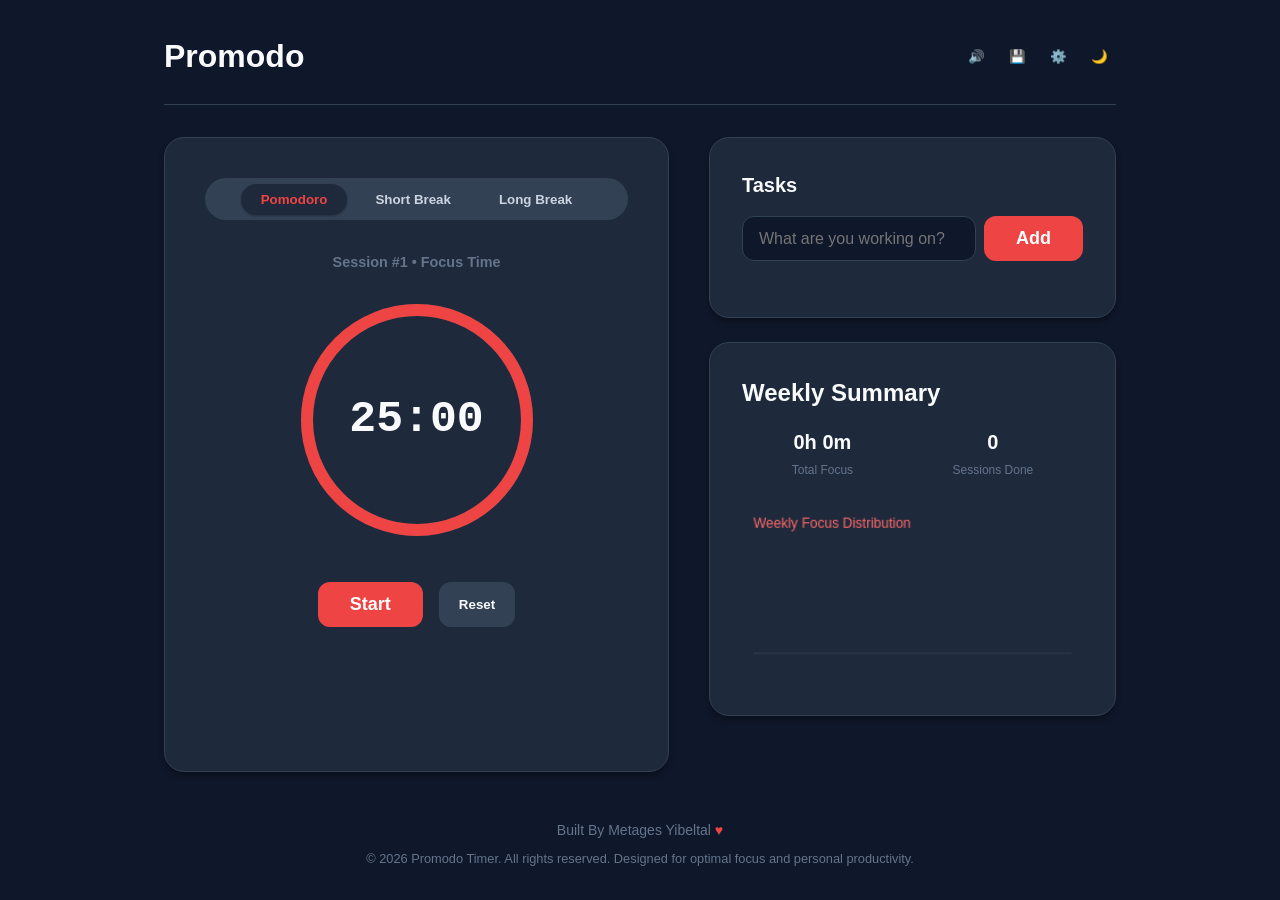
<file: index.html>
<!DOCTYPE html>
<html lang="en">
<head>
  <meta charset="UTF-8">
  <meta name="viewport" content="width=device-width, initial-scale=1.0">
  <title>Promodo - Advanced Focus Workspace</title>
  <link rel="stylesheet" href="assets/css/variables.css">
  <link rel="stylesheet" href="assets/css/base.css">
  <link rel="stylesheet" href="assets/css/layout.css">
  <link rel="stylesheet" href="assets/css/components.css">
  <link rel="stylesheet" href="assets/css/tasks.css">
  <link rel="stylesheet" href="assets/css/analytics.css">
  <link rel="stylesheet" href="assets/css/settings.css">
  <link rel="stylesheet" href="assets/css/utilities.css">
</head>
<body>
  <div class="app-container">
    <header class="app-header">
      <h1>Promodo</h1>
      <div style="display: flex; gap: 0.5rem;">
        <button id="ambientBtn" class="icon-btn" title="Toggle White Noise">🔊</button>
        <button id="exportBtn" class="icon-btn" title="Export Data">💾</button>
        <button id="settingsToggle" class="icon-btn" title="Settings">⚙️</button>
        <button id="themeToggle" class="icon-btn" aria-label="Toggle theme">🌙</button>
      </div>
    </header>

    <main class="app-main">
      <section class="timer-card">
        <div class="mode-selector">
          <button class="mode-btn active" data-mode="work">Pomodoro</button>
          <button class="mode-btn" data-mode="shortBreak">Short Break</button>
          <button class="mode-btn" data-mode="longBreak">Long Break</button>
        </div>

        <div id="sessionCounter" class="text-muted" style="margin-bottom: 1rem; font-size: 0.9rem; font-weight: 600;">
          Session #1 &bull; Focus Time
        </div>

        <div class="timer-circle-container">
          <svg width="260" height="260" viewBox="0 0 260 260">
            <circle cx="130" cy="130" r="110" stroke="var(--bg-tertiary)" stroke-width="12" fill="none" />
            <circle id="progressCircle" class="progress-ring__circle" cx="130" cy="130" r="110" stroke-width="12" fill="none" stroke-linecap="round" stroke-dasharray="691.15" stroke-dashoffset="0" />
          </svg>
          <div id="timeDisplay" class="timer-display-time">25:00</div>
        </div>

        <div class="timer-controls">
          <button id="startPauseBtn" class="btn-primary">Start</button>
          <button id="resetBtn" class="btn-secondary">Reset</button>
        </div>
      </section>

      <div>
        <section class="tasks-card">
          <h2>Tasks</h2>
          <div class="task-input-container">
            <input type="text" id="taskInput" placeholder="What are you working on?" />
            <button id="addTaskBtn" class="btn-primary">Add</button>
          </div>
          <ul id="taskList"></ul>
        </section>

        <section class="analytics-card">
          <h2>Weekly Summary</h2>
          <div class="analytics-stats" style="display: flex; justify-content: space-around; margin: 1rem 0; text-align: center;">
            <div>
              <span id="totalFocusStat" style="font-size: 1.25rem; font-weight: 700; display: block;">0h 0m</span>
              <span class="text-muted" style="font-size: 0.75rem;">Total Focus</span>
            </div>
            <div>
              <span id="sessionsCompletedStat" style="font-size: 1.25rem; font-weight: 700; display: block;">0</span>
              <span class="text-muted" style="font-size: 0.75rem;">Sessions Done</span>
            </div>
          </div>
          <canvas id="analyticsChart" width="300" height="150" style="width: 100%; margin-top: 0.5rem;"></canvas>
        </section>
      </div>
    </main>

    <div id="settingsModal" class="modal-backdrop hidden">
      <div class="modal-card">
        <div class="modal-header">
          <h3>Preferences</h3>
          <button id="closeSettings" class="icon-btn">✕</button>
        </div>
        <div class="form-group">
          <label for="workDurationInput">Pomodoro (minutes)</label>
          <input type="number" id="workDurationInput" value="25" min="1" max="120" />
        </div>
        <div class="form-group">
          <label for="shortBreakInput">Short Break (minutes)</label>
          <input type="number" id="shortBreakInput" value="5" min="1" max="60" />
        </div>
        <div class="form-group">
          <label for="longBreakInput">Long Break (minutes)</label>
          <input type="number" id="longBreakInput" value="15" min="1" max="90" />
        </div>
        <div class="modal-actions">
          <button id="saveSettingsBtn" class="btn-primary">Save Changes</button>
        </div>
      </div>
    </div>

    <footer class="app-footer">
      <div class="footer-content" style="display: flex; flex-direction: column; align-items: center; gap: 0.5rem;">
        <p>Built By Metages Yibeltal <span style="color: #ef4444;">&hearts;</span></p>
        <p class="text-muted" style="font-size: 0.8rem;">&copy; 2026 Promodo Timer. All rights reserved. Designed for optimal focus and personal productivity.</p>
      </div>
    </footer>
  </div>

  <script type="module" src="assets/js/app.js"></script>
</body>
</html>
</file>
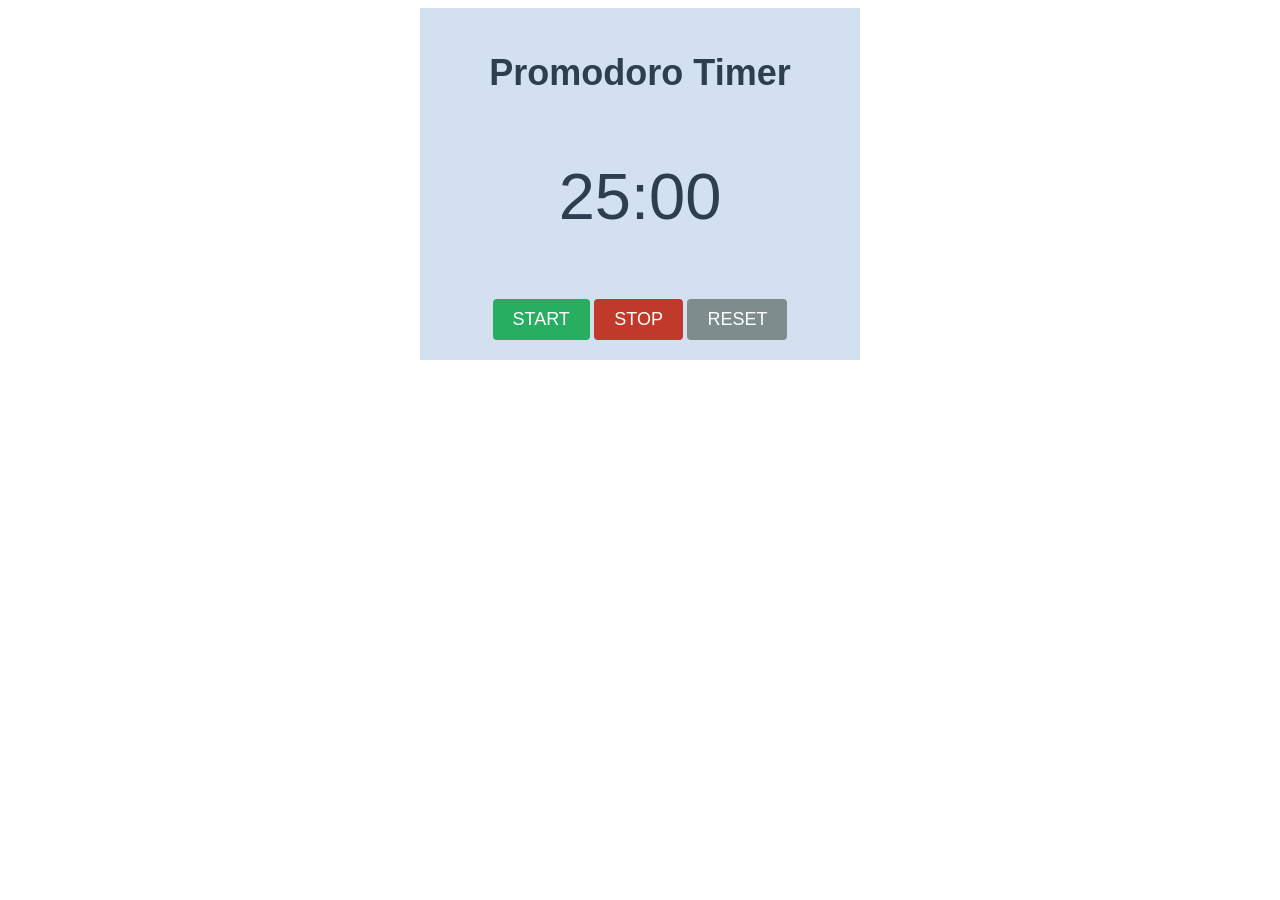
<file: promodoroTimer.html>
<!DOCTYPE html>
<html lang="en">
  <head>
    <meta charset="UTF-8" />
    <meta name="viewport" content="width=device-width, initial-scale=1.0" />
    <title>Promodoro Timer</title>
    <link rel="stylesheet" href="./promodoroTimer .css" />
  </head>
  <body>
    <div class="container">
      <h1 class="tittle">Promodoro Timer</h1>
      <p class="timer" id="timer">25:00</p>
      <div class="button-wrapper">
        <button id="start">Start</button>
        <button id="stop">Stop</button>
        <button id="reset">Reset</button>
      </div>
    </div>
  </body>
  <script src="./promodoroTimer.js"></script>
</html>
</file>
<file: assets/css/variables.css>
:root {
  --font-primary: -apple-system, BlinkMacSystemFont, 'Segoe UI', Roboto, Oxygen,
    Ubuntu, Cantarell, sans-serif;
  --font-mono: 'SF Mono', 'Fira Code', 'Courier New', monospace;

  /* Color Palette - Light Mode */
  --bg-primary: #f8fafc;
  --bg-secondary: #ffffff;
  --bg-tertiary: #f1f5f9;
  --text-primary: #0f172a;
  --text-secondary: #475569;
  --text-muted: #94a3b8;

  /* Mode Accent Colors */
  --accent-work: #ef4444;
  --accent-work-soft: rgba(239, 68, 68, 0.12);
  --accent-short: #10b981;
  --accent-short-soft: rgba(16, 185, 129, 0.12);
  --accent-long: #3b82f6;
  --accent-long-soft: rgba(59, 130, 246, 0.12);

  --accent-active: var(--accent-work);
  --accent-active-soft: var(--accent-work-soft);

  /* UI Borders and Shadows */
  --border-color: #e2e8f0;
  --radius-sm: 6px;
  --radius-md: 12px;
  --radius-lg: 20px;
  --radius-full: 9999px;
  --shadow-sm: 0 1px 2px 0 rgba(0, 0, 0, 0.05);
  --shadow-md: 0 4px 6px -1px rgba(0, 0, 0, 0.1);
  --shadow-lg: 0 10px 15px -3px rgba(0, 0, 0, 0.1);

  --transition-fast: 0.15s ease;
  --transition-normal: 0.3s ease;
}

[data-theme='dark'] {
  --bg-primary: #0f172a;
  --bg-secondary: #1e293b;
  --bg-tertiary: #334155;
  --text-primary: #f8fafc;
  --text-secondary: #cbd5e1;
  --text-muted: #64748b;
  --border-color: #334155;
  --shadow-sm: 0 1px 2px 0 rgba(0, 0, 0, 0.3);
  --shadow-md: 0 4px 6px -1px rgba(0, 0, 0, 0.4);
  --shadow-lg: 0 10px 15px -3px rgba(0, 0, 0, 0.5);
}
</file>
<file: assets/css/base.css>
*,
*::before,
*::after {
  box-sizing: border-box;
  margin: 0;
  padding: 0;
}

html {
  font-size: 16px;
  scroll-behavior: smooth;
}

body {
  font-family: var(--font-primary);
  background-color: var(--bg-primary);
  color: var(--text-primary);
  line-height: 1.5;
  min-height: 100vh;
  transition: background-color var(--transition-normal),
    color var(--transition-normal);
  overflow-x: hidden;
}

button {
  font-family: inherit;
  cursor: pointer;
  border: none;
  outline: none;
  background: none;
}

input,
select {
  font-family: inherit;
  font-size: 1rem;
}

ul {
  list-style: none;
}
</file>
<file: assets/css/layout.css>
.app-container {
  max-width: 1000px;
  margin: 0 auto;
  padding: 2rem 1.5rem;
  display: flex;
  flex-direction: column;
  min-height: 100vh;
}

.app-header {
  display: flex;
  justify-content: space-between;
  align-items: center;
  padding-bottom: 1.5rem;
  border-bottom: 1px solid var(--border-color);
}

.app-main {
  flex: 1;
  display: grid;
  grid-template-columns: 1fr;
  gap: 2.5rem;
  margin-top: 2rem;
}

@media (min-width: 768px) {
  .app-main {
    grid-template-columns: 1.2fr 0.8fr;
  }
}

.app-footer {
  margin-top: 3rem;
  text-align: center;
  color: var(--text-muted);
  font-size: 0.875rem;
}
</file>
<file: assets/css/components.css>
/* Timer Display & Responsive Layout */
.timer-card {
  background: var(--bg-secondary);
  border-radius: var(--radius-lg);
  padding: 2.5rem;
  box-shadow: var(--shadow-md);
  text-align: center;
  border: 1px solid var(--border-color);
}

.mode-selector {
  display: flex;
  justify-content: center;
  gap: 0.5rem;
  background: var(--bg-tertiary);
  padding: 0.35rem;
  border-radius: var(--radius-full);
  margin-bottom: 2rem;
}

.mode-btn {
  padding: 0.5rem 1.25rem;
  border-radius: var(--radius-full);
  font-weight: 600;
  color: var(--text-secondary);
  transition: all var(--transition-fast);
}

.mode-btn.active {
  background: var(--bg-secondary);
  color: var(--accent-active);
  box-shadow: var(--shadow-sm);
}

.timer-circle-container {
  position: relative;
  width: 100%;
  max-width: 260px;
  height: 260px;
  margin: 0 auto 2rem;
  display: flex;
  align-items: center;
  justify-content: center;
}

.timer-circle-container svg {
  width: 100%;
  height: 100%;
  max-width: 260px;
  max-height: 260px;
}

.progress-ring__circle {
  transition: stroke-dashoffset 0.35s;
  transform: rotate(-90deg);
  transform-origin: 50% 50%;
  stroke: var(--accent-active);
}

.timer-display-time {
  position: absolute;
  top: 50%;
  left: 50%;
  transform: translate(-50%, -50%);
  /* Fluid typography scaling down safely for large digit lengths */
  font-size: clamp(1.5rem, 3.5vw, 3.5rem);
  font-family: var(--font-mono);
  font-weight: 700;
  text-align: center;
  color: var(--text-primary, #ffffff);
  width: 75%;
  white-space: nowrap;
}

.timer-controls {
  display: flex;
  justify-content: center;
  gap: 1rem;
}

.btn-primary {
  background: var(--accent-active);
  color: #ffffff;
  padding: 0.75rem 2rem;
  font-size: 1.125rem;
  font-weight: 700;
  border-radius: var(--radius-md);
  transition: opacity var(--transition-fast);
}

.btn-primary:hover {
  opacity: 0.9;
}

.btn-secondary {
  background: var(--bg-tertiary);
  color: var(--text-primary);
  padding: 0.75rem 1.25rem;
  font-weight: 600;
  border-radius: var(--radius-md);
}
.timer-display-time {
  position: absolute;
  top: 50%;
  left: 50%;
  transform: translate(-50%, -50%);
  font-family: var(--font-mono);
  font-weight: 700;
  text-align: center;
  color: var(--text-primary, #ffffff);
  width: 80%;
  word-break: break-word; /* Allows long numbers to wrap safely inside the circle */
  line-height: 1.2;
}
</file>
<file: assets/css/tasks.css>
.tasks-card {
  background: var(--bg-secondary);
  border-radius: var(--radius-lg);
  padding: 2rem;
  box-shadow: var(--shadow-md);
  border: 1px solid var(--border-color);
}

.tasks-card h2 {
  font-size: 1.25rem;
  margin-bottom: 1rem;
  color: var(--text-primary);
}

.task-input-container {
  display: flex;
  gap: 0.5rem;
  margin-bottom: 1.5rem;
}

.task-input-container input {
  flex: 1;
  padding: 0.75rem 1rem;
  border-radius: var(--radius-md);
  border: 1px solid var(--border-color);
  background: var(--bg-primary);
  color: var(--text-primary);
}

.task-input-container input:focus {
  outline: 2px solid var(--accent-active);
}

#taskList {
  display: flex;
  flex-direction: column;
  gap: 0.75rem;
}

.task-item {
  display: flex;
  align-items: center;
  justify-content: space-between;
  padding: 0.75rem 1rem;
  background: var(--bg-tertiary);
  border-radius: var(--radius-md);
  transition: background var(--transition-fast);
}

.task-item.completed span {
  text-decoration: line-through;
  color: var(--text-muted);
}

.task-actions {
  display: flex;
  gap: 0.5rem;
}
</file>
<file: assets/css/analytics.css>
.analytics-card {
  background: var(--bg-secondary);
  border-radius: var(--radius-lg);
  padding: 2rem;
  box-shadow: var(--shadow-md);
  border: 1px solid var(--border-color);
  margin-top: 1.5rem;
}

.analytics-grid {
  display: grid;
  grid-template-columns: repeat(auto-fit, minmax(130px, 1fr));
  gap: 1rem;
  margin-top: 1rem;
}

.stat-box {
  background: var(--bg-tertiary);
  padding: 1rem;
  border-radius: var(--radius-md);
  text-align: center;
}

.stat-value {
  font-size: 1.75rem;
  font-weight: 700;
  color: var(--accent-active);
  font-family: var(--font-mono);
}

.stat-label {
  font-size: 0.8rem;
  color: var(--text-muted);
  text-transform: uppercase;
  letter-spacing: 0.05em;
  margin-top: 0.25rem;
}
</file>
<file: assets/css/settings.css>
.modal-backdrop {
  position: fixed;
  top: 0;
  left: 0;
  width: 100vw;
  height: 100vh;
  background: rgba(15, 23, 42, 0.6);
  backdrop-filter: blur(4px);
  display: flex;
  align-items: center;
  justify-content: center;
  z-index: 1000;
  opacity: 1;
  transition: opacity var(--transition-fast);
}

.modal-card {
  background: var(--bg-secondary);
  border-radius: var(--radius-lg);
  padding: 2rem;
  width: 90%;
  max-width: 480px;
  box-shadow: var(--shadow-lg);
  border: 1px solid var(--border-color);
}

.modal-header {
  display: flex;
  justify-content: space-between;
  align-items: center;
  margin-bottom: 1.5rem;
}

.modal-header h3 {
  font-size: 1.25rem;
}

.form-group {
  margin-bottom: 1.25rem;
}

.form-group label {
  display: block;
  font-size: 0.875rem;
  font-weight: 600;
  margin-bottom: 0.5rem;
  color: var(--text-secondary);
}

.form-group input,
.form-group select {
  width: 100%;
  padding: 0.625rem 0.875rem;
  border-radius: var(--radius-md);
  border: 1px solid var(--border-color);
  background: var(--bg-primary);
  color: var(--text-primary);
}

.modal-actions {
  display: flex;
  justify-content: flex-end;
  gap: 0.75rem;
  margin-top: 1.5rem;
}
</file>
<file: assets/css/utilities.css>
.hidden {
  display: none !important;
}

.flex-center {
  display: flex;
  align-items: center;
  justify-content: center;
}

.text-muted {
  color: var(--text-muted);
}

.text-accent {
  color: var(--accent-active);
}

.icon-btn {
  padding: 0.5rem;
  border-radius: var(--radius-sm);
  color: var(--text-secondary);
  transition: background var(--transition-fast), color var(--transition-fast);
}

.icon-btn:hover {
  background: var(--bg-tertiary);
  color: var(--text-primary);
}

.icon-btn.active {
  color: var(--accent-active);
  background: var(--accent-work-soft);
}

.pulse {
  animation: pulse-animation 2s infinite;
}

@keyframes pulse-animation {
  0% {
    transform: scale(1);
  }
  50% {
    transform: scale(1.03);
  }
  100% {
    transform: scale(1);
  }
}
</file>
<file: promodoroTimer .css>
.container {
  margin: 0 auto;
  max-width: 400px;
  text-align: center;
  padding: 20px;
  background: rgb(210, 224, 239);
  font-family: "Roboto", sans-serif;
}
.tittle {
  font-size: 36px;
  margin-bottom: 10px;
  color: #2c3e50;
}
.timer {
  font-size: 65px;
  color: #2c3e50;
}
button {
  font-size: 18px;
  padding: 10px 20px;
  color: white;
  border: none;
  border-radius: 4px;
  cursor: pointer;
  text-transform: uppercase;
  transition: opacity 0.3s ease-in-out;
}
#start {
  background: #27ae60;
}
button:hover {
  opacity: 0.7;
}
#stop {
  background: #c0392b;
}
#reset {
  background: #7f8c8d;
}
</file>
